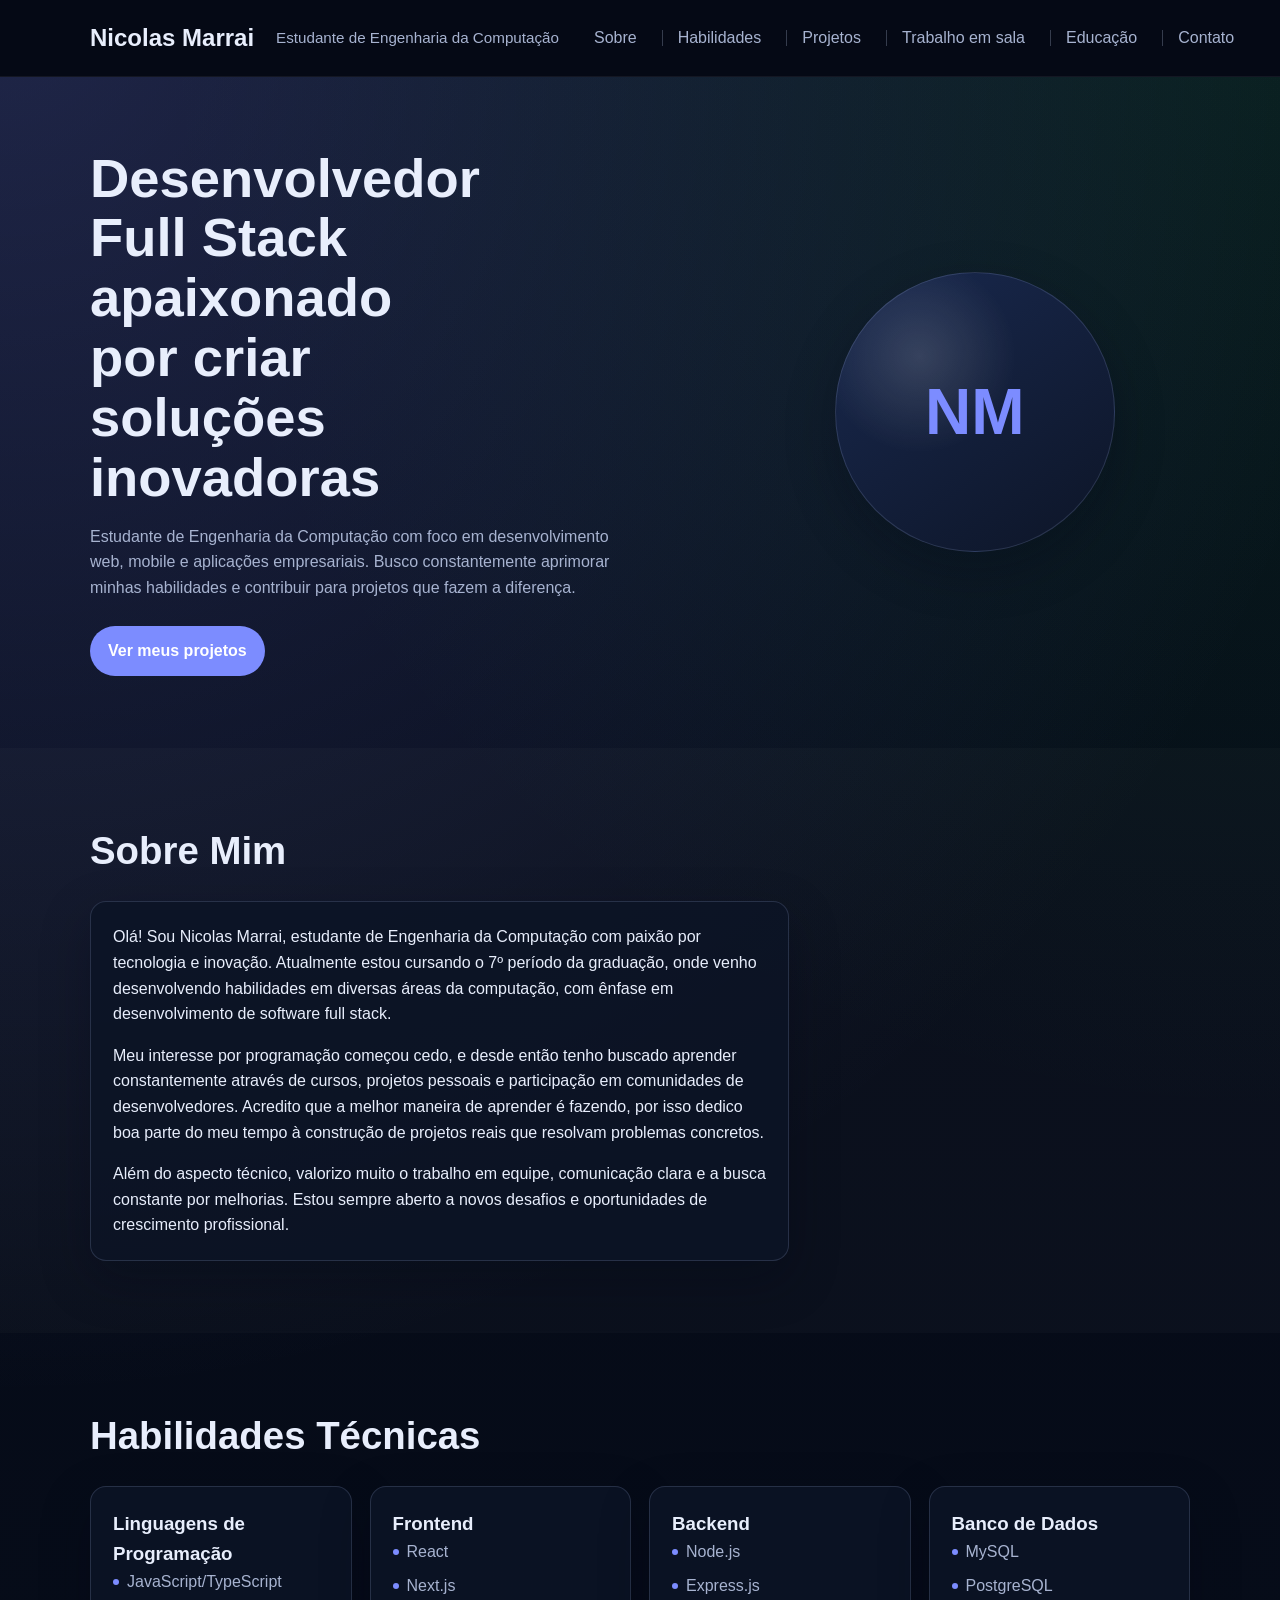
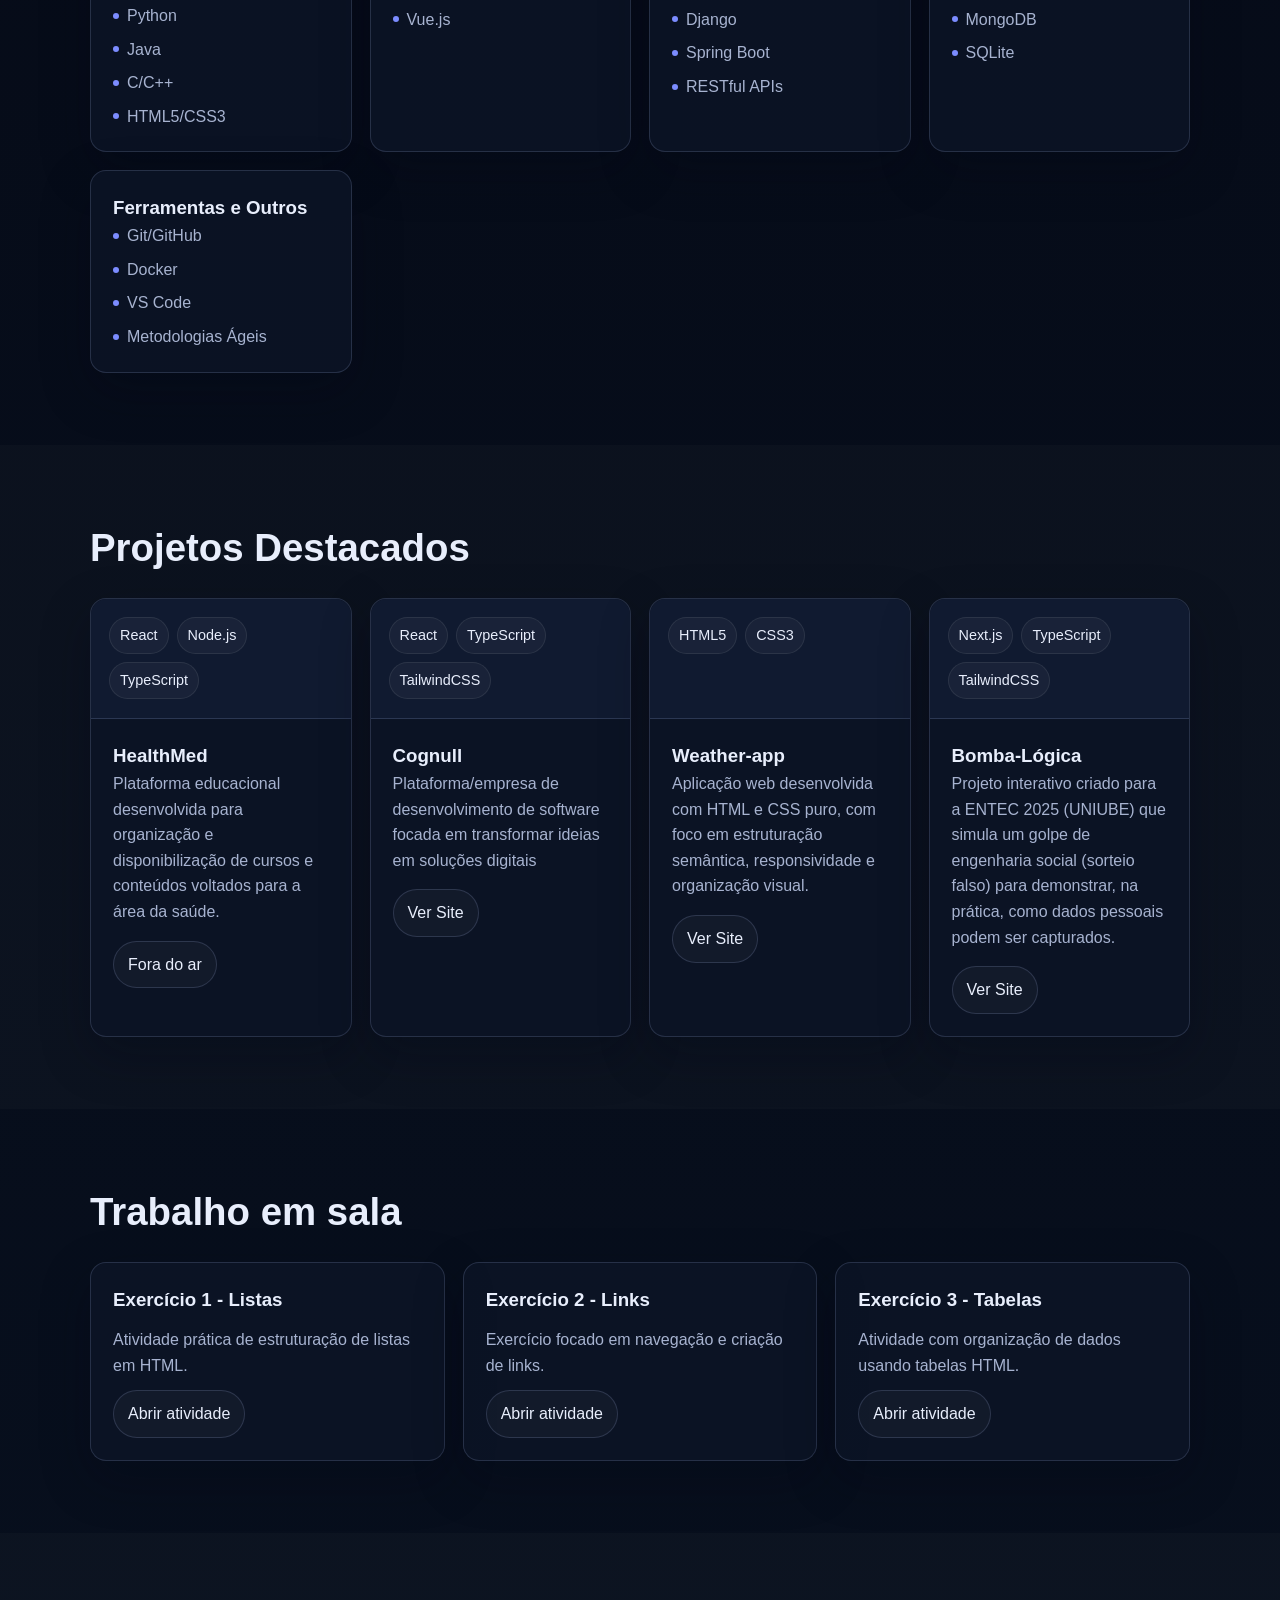
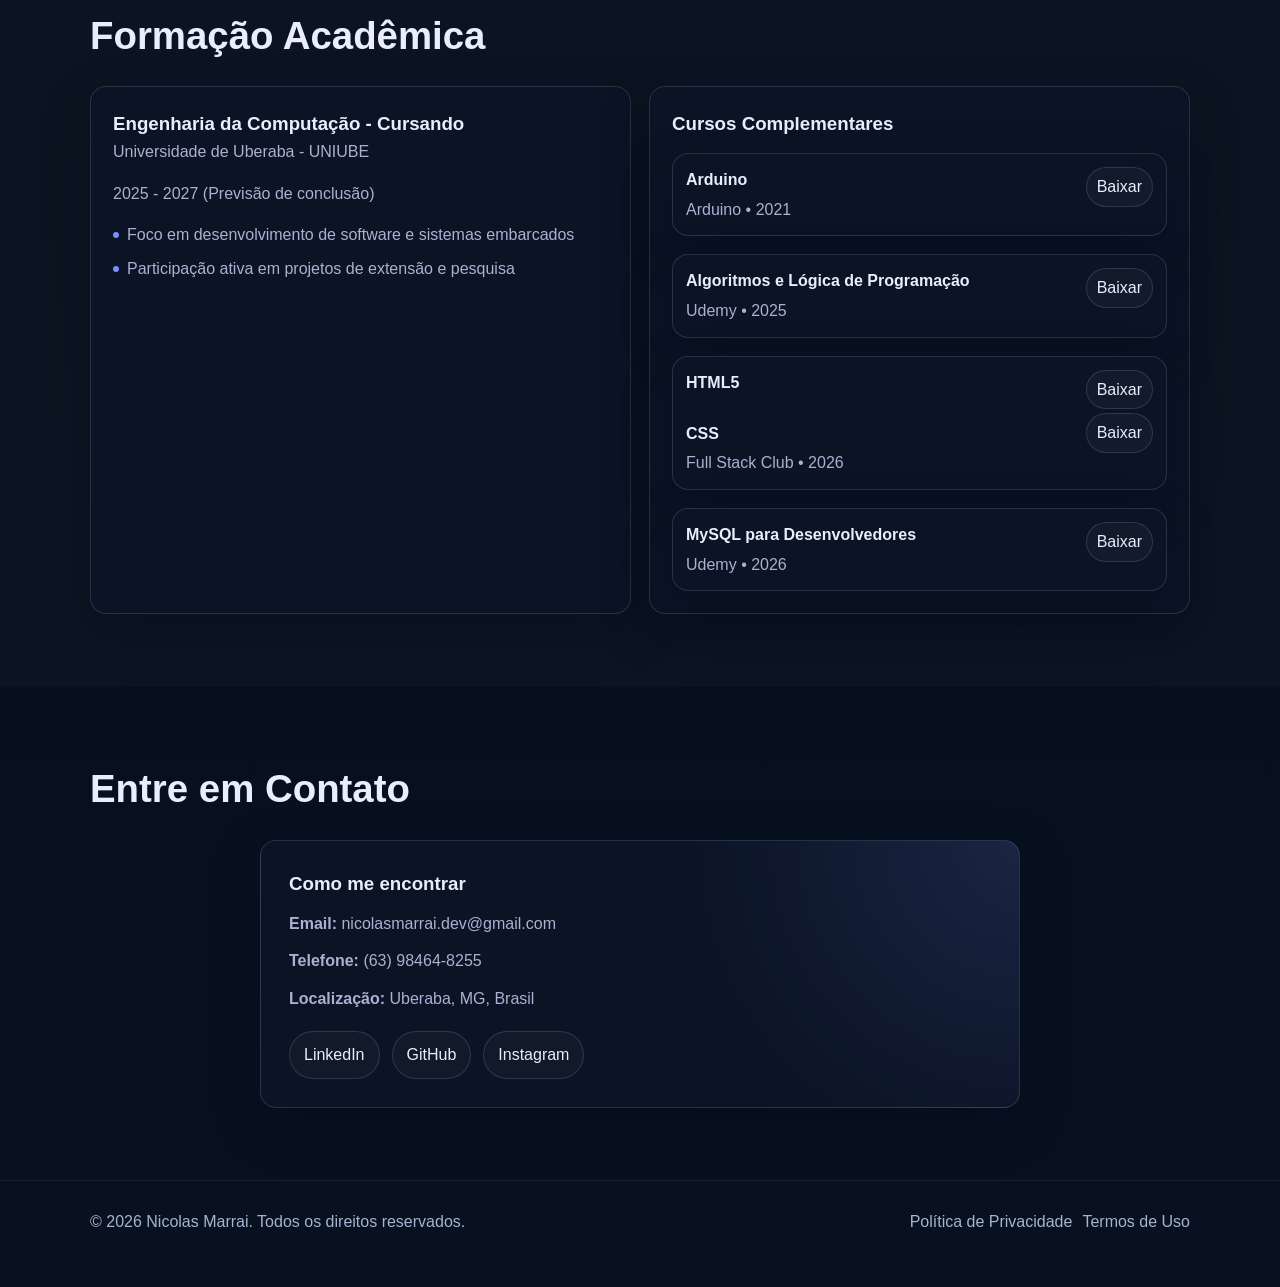
<file: index.html>
<!doctype html>
<html lang="pt-BR">
  <head>
    <meta charset="UTF-8" />
    <meta name="viewport" content="width=device-width, initial-scale=1.0" />
    <title>Nicolas Marrai - Desenvolvedor de Software</title>
    <link rel="stylesheet" href="style.css" />
  </head>
  <body>
    <!-- Header -->
    <header class="header">
      <div class="container">
        <div class="header-content">
          <h1>Nicolas Marrai</h1>
          <p class="title">Estudante de Engenharia da Computação</p>
          <nav class="nav">
            <ul>
              <li><a href="#sobre">Sobre</a></li>
              <li><a href="#habilidades">Habilidades</a></li>
              <li><a href="#projetos">Projetos</a></li>
              <li><a href="#trabalho-sala">Trabalho em sala</a></li>
              <li><a href="#educacao">Educação</a></li>
              <li><a href="#contato">Contato</a></li>
            </ul>
          </nav>
        </div>
      </div>
    </header>

    <!-- Hero Section -->
    <section class="hero">
      <div class="container">
        <div class="hero-content">
          <h2>
            Desenvolvedor Full Stack apaixonado por criar soluções inovadoras
          </h2>
          <p>
            Estudante de Engenharia da Computação com foco em desenvolvimento
            web, mobile e aplicações empresariais. Busco constantemente
            aprimorar minhas habilidades e contribuir para projetos que fazem a
            diferença.
          </p>
          <a href="#projetos" class="btn-primary">Ver meus projetos</a>
        </div>
        <div class="hero-image">
          <div
            class="avatar-placeholder"
            aria-label="Avatar com as iniciais NM"
          >
            <span>NM</span>
          </div>
        </div>
      </div>
    </section>

    <!-- Sobre -->
    <section id="sobre" class="section">
      <div class="container">
        <h2 class="section-title">Sobre Mim</h2>
        <div class="about-content">
          <div class="about-text">
            <p>
              Olá! Sou Nicolas Marrai, estudante de Engenharia da Computação com
              paixão por tecnologia e inovação. Atualmente estou cursando o 7º
              período da graduação, onde venho desenvolvendo habilidades em
              diversas áreas da computação, com ênfase em desenvolvimento de
              software full stack.
            </p>
            <p>
              Meu interesse por programação começou cedo, e desde então tenho
              buscado aprender constantemente através de cursos, projetos
              pessoais e participação em comunidades de desenvolvedores.
              Acredito que a melhor maneira de aprender é fazendo, por isso
              dedico boa parte do meu tempo à construção de projetos reais que
              resolvam problemas concretos.
            </p>
            <p>
              Além do aspecto técnico, valorizo muito o trabalho em equipe,
              comunicação clara e a busca constante por melhorias. Estou sempre
              aberto a novos desafios e oportunidades de crescimento
              profissional.
            </p>
          </div>
        </div>
      </div>
    </section>

    <!-- Habilidades -->
    <section id="habilidades" class="section">
      <div class="container">
        <h2 class="section-title">Habilidades Técnicas</h2>
        <div class="skills-grid">
          <div class="skill-category">
            <h3>Linguagens de Programação</h3>
            <ul class="skill-list">
              <li>JavaScript/TypeScript</li>
              <li>Python</li>
              <li>Java</li>
              <li>C/C++</li>
              <li>HTML5/CSS3</li>
            </ul>
          </div>
          <div class="skill-category">
            <h3>Frontend</h3>
            <ul class="skill-list">
              <li>React</li>
              <li>Next.js</li>
              <li>Vue.js</li>
            </ul>
          </div>
          <div class="skill-category">
            <h3>Backend</h3>
            <ul class="skill-list">
              <li>Node.js</li>
              <li>Express.js</li>
              <li>Django</li>
              <li>Spring Boot</li>
              <li>RESTful APIs</li>
            </ul>
          </div>
          <div class="skill-category">
            <h3>Banco de Dados</h3>
            <ul class="skill-list">
              <li>MySQL</li>
              <li>PostgreSQL</li>
              <li>MongoDB</li>
              <li>SQLite</li>
            </ul>
          </div>
          <div class="skill-category">
            <h3>Ferramentas e Outros</h3>
            <ul class="skill-list">
              <li>Git/GitHub</li>
              <li>Docker</li>
              <li>VS Code</li>
              <li>Metodologias Ágeis</li>
            </ul>
          </div>
        </div>
      </div>
    </section>

    <!-- Projetos -->
    <section id="projetos" class="section">
      <div class="container">
        <h2 class="section-title">Projetos Destacados</h2>
        <div class="projects-grid">
          <!-- Projeto 1 -->
          <div class="project-card">
            <div class="project-image">
              <div class="project-tech">
                <span>React</span>
                <span>Node.js</span>
                <span>TypeScript</span>
              </div>
            </div>
            <div class="project-content">
              <h3>HealthMed</h3>
              <p>
                Plataforma educacional desenvolvida para organização e
                disponibilização de cursos e conteúdos voltados para a área da
                saúde.
              </p>
              <div class="project-links">
                <a href="" class="btn-link">Fora do ar</a>
              </div>
            </div>
          </div>

          <!-- Projeto 2 -->
          <div class="project-card">
            <div class="project-image">
              <div class="project-tech">
                <span>React</span>
                <span>TypeScript</span>
                <span>TailwindCSS</span>
              </div>
            </div>
            <div class="project-content">
              <h3>Cognull</h3>
              <p>
                Plataforma/empresa de desenvolvimento de software focada em
                transformar ideias em soluções digitais
              </p>
              <div class="project-links">
                <a
                  href="https://cognull.vercel.app/"
                  target="_blank"
                  class="btn-link"
                  >Ver Site</a
                >
              </div>
            </div>
          </div>

          <!-- Projeto 3 -->
          <div class="project-card">
            <div class="project-image">
              <div class="project-tech">
                <span>HTML5</span>
                <span>CSS3</span>
              </div>
            </div>
            <div class="project-content">
              <h3>Weather-app</h3>
              <p>
                Aplicação web desenvolvida com HTML e CSS puro, com foco em
                estruturação semântica, responsividade e organização visual.
              </p>
              <div class="project-links">
                <a
                  href="https://nicolasmarrai.github.io/weather-app/"
                  target="_blank"
                  class="btn-link"
                  >Ver Site</a
                >
              </div>
            </div>
          </div>

          <!-- Projeto 4 -->
          <div class="project-card">
            <div class="project-image">
              <div class="project-tech">
                <span>Next.js</span>
                <span>TypeScript</span>
                <span>TailwindCSS</span>
              </div>
            </div>
            <div class="project-content">
              <h3>Bomba-Lógica</h3>
              <p>
                Projeto interativo criado para a ENTEC 2025 (UNIUBE) que simula
                um golpe de engenharia social (sorteio falso) para demonstrar,
                na prática, como dados pessoais podem ser capturados.
              </p>
              <div class="project-links">
                <a
                  href="https://bomba-logica-next.vercel.app/"
                  target="_blank"
                  class="btn-link"
                  >Ver Site</a
                >
              </div>
            </div>
          </div>
        </div>
      </div>
    </section>

    <!-- Trabalho em sala -->
    <section id="trabalho-sala" class="section">
      <div class="container">
        <h2 class="section-title">Trabalho em sala</h2>
        <div class="classroom-grid">
          <article class="classroom-card">
            <h3>Exercício 1 - Listas</h3>
            <p>Atividade prática de estruturação de listas em HTML.</p>
            <a
              href="Exercício 1 Listas/exercício 1 listas.html"
              target="_blank"
              rel="noopener noreferrer"
              class="btn-link"
              >Abrir atividade</a
            >
          </article>

          <article class="classroom-card">
            <h3>Exercício 2 - Links</h3>
            <p>Exercício focado em navegação e criação de links.</p>
            <a
              href="Exercício 2 Links/index.html"
              target="_blank"
              rel="noopener noreferrer"
              class="btn-link"
              >Abrir atividade</a
            >
          </article>

          <article class="classroom-card">
            <h3>Exercício 3 - Tabelas</h3>
            <p>Atividade com organização de dados usando tabelas HTML.</p>
            <a
              href="Exercício 3 Tabelas/tabelas.html"
              target="_blank"
              rel="noopener noreferrer"
              class="btn-link"
              >Abrir atividade</a
            >
          </article>
        </div>
      </div>
    </section>

    <!-- Educação -->
    <section id="educacao" class="section">
      <div class="container">
        <h2 class="section-title">Formação Acadêmica</h2>
        <div class="education-content">
          <div class="education-item">
            <h3>Engenharia da Computação - Cursando</h3>
            <p class="institution">Universidade de Uberaba - UNIUBE</p>
            <p class="period">2025 - 2027 (Previsão de conclusão)</p>
            <ul>
              <li>Foco em desenvolvimento de software e sistemas embarcados</li>
              <li>Participação ativa em projetos de extensão e pesquisa</li>
            </ul>
          </div>

          <div class="education-item">
            <h3>Cursos Complementares</h3>
            <div class="courses">
              <div class="course">
                <div class="course-header">
                  <div class="course-info">
                    <h4>Arduino</h4>
                    <p>Arduino • 2021</p>
                  </div>
                  <a
                    href="certificacoes/Certificado – Curso de Arduino – Nicolas Marrai.pdf"
                    download="Curso de Arduino"
                    type="application/pdf"
                    class="btn-link course-download"
                    >Baixar</a
                  >
                </div>
              </div>
              <div class="course">
                <div class="course-header">
                  <div class="course-info">
                    <h4>Algoritmos e Lógica de Programação</h4>
                    <p>Udemy • 2025</p>
                  </div>
                  <a
                    href="certificacoes/Certificado - Algoritmos e Lógica de Programação.pdf"
                    download="Algoritmos e Lógica de Programação"
                    type="application/pdf"
                    class="btn-link course-download"
                    >Baixar</a
                  >
                </div>
              </div>
              <div class="course">
                <div class="course-header">
                  <div class="course-info">
                    <h4>HTML5</h4>
                    <br />
                    <h4>CSS</h4>
                    <p>Full Stack Club • 2026</p>
                  </div>
                  <div class="course-download-group">
                    <a
                      href="certificacoes/Certificado - HTML.pdf"
                      download="HTML5"
                      type="application/pdf"
                      class="btn-link course-download"
                      >Baixar</a
                    >
                    <a
                      href="certificacoes/Certificado - CSS.pdf"
                      download="CSS3"
                      type="application/pdf"
                      class="btn-link course-download"
                      >Baixar</a
                    >
                  </div>
                </div>
              </div>
              <div class="course">
                <div class="course-header">
                  <div class="course-info">
                    <h4>MySQL para Desenvolvedores</h4>
                    <p>Udemy • 2026</p>
                  </div>
                  <a
                    href="certificacoes/Certificado - MySQL para Desenvolvedores - Básico ao Avançado.pdf"
                    download="MySQL para Desenvolvedores"
                    type="application/pdf"
                    class="btn-link course-download"
                    >Baixar</a
                  >
                </div>
              </div>
            </div>
          </div>
        </div>
      </div>
    </section>

    <!-- Contato -->
    <section id="contato" class="section">
      <div class="container">
        <h2 class="section-title">Entre em Contato</h2>
        <div class="contact-content">
          <div class="contact-info">
            <h3>Como me encontrar</h3>
            <p><strong>Email:</strong> nicolasmarrai.dev@gmail.com</p>
            <p><strong>Telefone:</strong> (63) 98464-8255</p>
            <p><strong>Localização:</strong> Uberaba, MG, Brasil</p>
            <div class="social-links">
              <a
                href="https://www.linkedin.com/in/nicolas-marrai-dev/"
                target="_blank"
                class="social-link"
                >LinkedIn</a
              >
              <a
                href="https://github.com/NicolasMarrai"
                target="_blank"
                class="social-link"
                >GitHub</a
              >
              <a
                href="https://www.instagram.com/nicolas_marrai/"
                target="_blank"
                class="social-link"
                >Instagram</a
              >
            </div>
          </div>
        </div>
      </div>
    </section>

    <!-- Footer -->
    <footer class="footer">
      <div class="container">
        <div class="footer-content">
          <p>&copy; 2026 Nicolas Marrai. Todos os direitos reservados.</p>
          <div class="footer-links">
            <a href="#">Política de Privacidade</a>
            <a href="#">Termos de Uso</a>
          </div>
        </div>
      </div>
    </footer>
  </body>
</html>
</file>
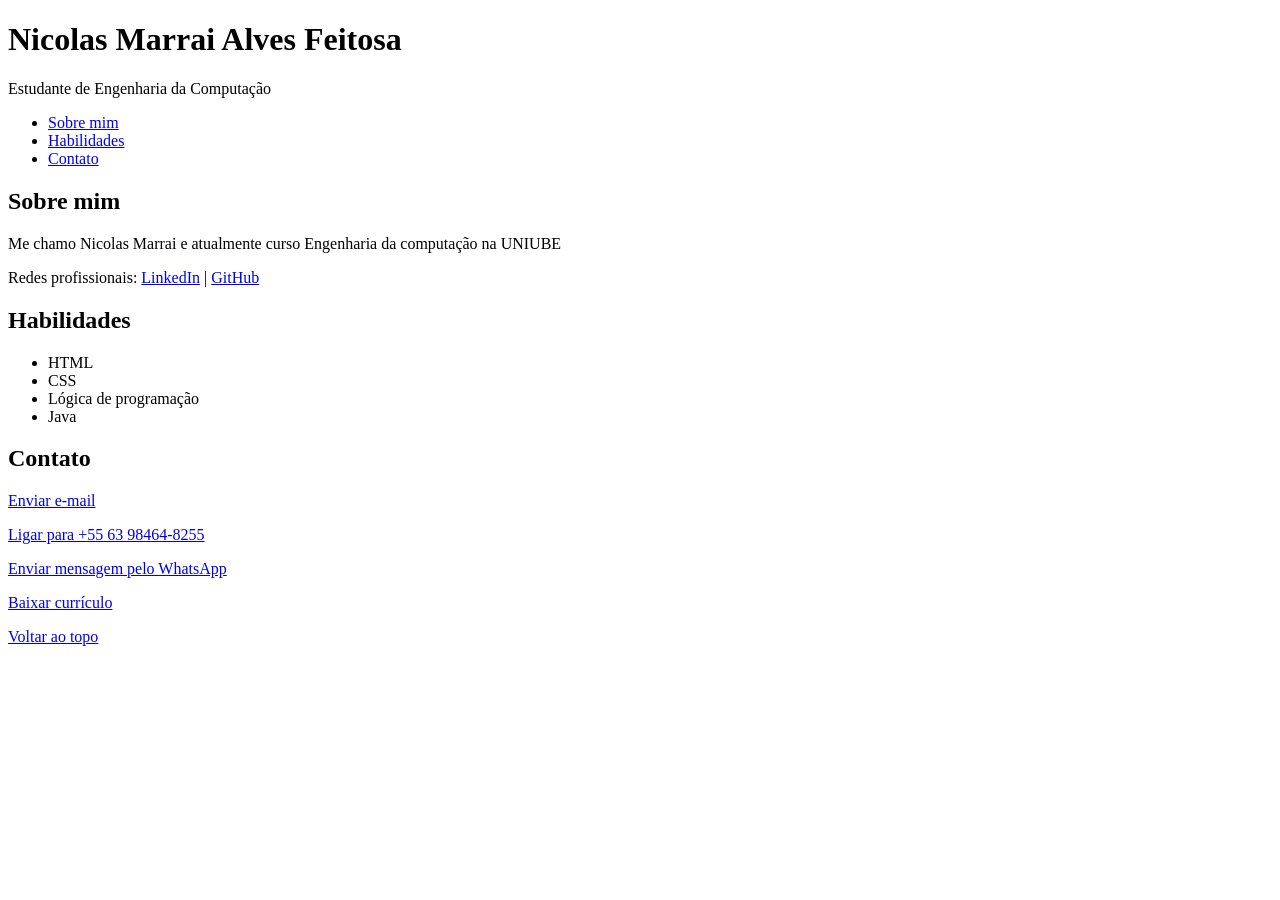
<file: Exercício 2 Links/index.html>
<!doctype html>
<html lang="pt-br">
  <head>
    <meta charset="UTF-8" />
    <meta name="viewport" content="width=device-width, initial-scale=1.0" />
    <title>Currículo</title>
  </head>
  <body>
    <header id="topo">
      <h1>Nicolas Marrai Alves Feitosa</h1>
      <p>Estudante de Engenharia da Computação</p>

      <nav>
        <ul>
          <li><a href="#sobre-mim">Sobre mim</a></li>
          <li><a href="#habilidades">Habilidades</a></li>
          <li><a href="#contato">Contato</a></li>
        </ul>
      </nav>
    </header>

    <main>
      <div>
        <h2 id="sobre-mim">Sobre mim</h2>
        <p>
          Me chamo Nicolas Marrai e atualmente curso Engenharia da computação na
          UNIUBE
        </p>
        <p>
          Redes profissionais:
          <a
            href="https://www.linkedin.com/in/nicolas-marrai-dev/"
            target="_blank"
            >LinkedIn</a
          >
          |
          <a href="https://github.com/NicolasMarrai" target="_blank">GitHub</a>
        </p>
      </div>

      <div>
        <h2 id="habilidades">Habilidades</h2>
        <ul>
          <li>HTML</li>
          <li>CSS</li>
          <li>Lógica de programação</li>
          <li>Java</li>
        </ul>
      </div>
    </main>

    <footer>
      <h2 id="contato">Contato</h2>
      <p><a href="mailto:nicolasmarrai.dev@gmail.com">Enviar e-mail</a></p>
      <p><a href="tel:+5563984648255">Ligar para +55 63 98464-8255</a></p>
      <p>
        <a href="https://wa.me/5563984648255" target="_blank"
          >Enviar mensagem pelo WhatsApp</a
        >
      </p>
      <p>
        <a href="Curriculo Nicolas.pdf" target="_blank">Baixar currículo</a>
      </p>
      <p><a href="#topo">Voltar ao topo</a></p>
    </footer>
  </body>
</html>
</file>
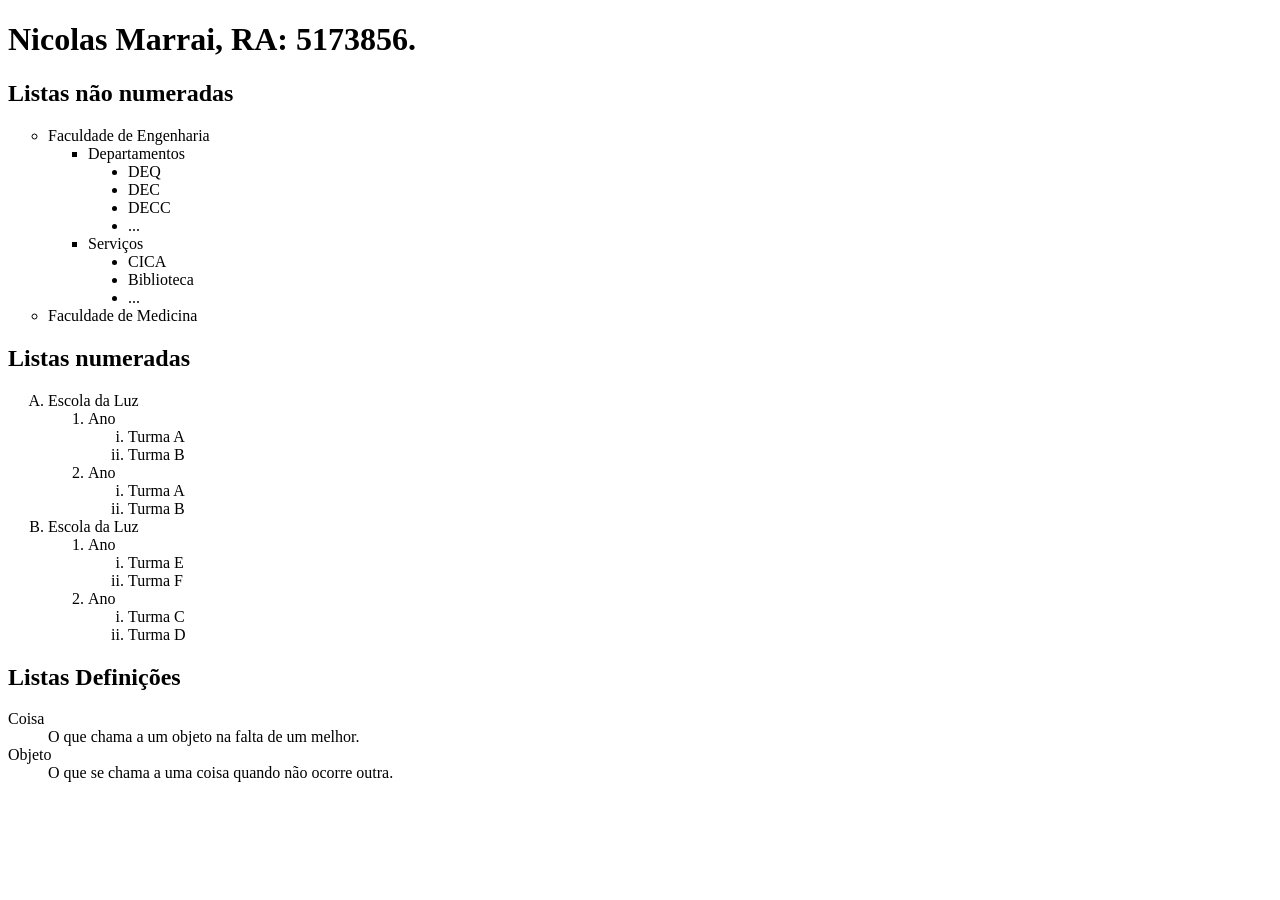
<file: Exercício 1 Listas/exercício 1 listas.html>
<!DOCTYPE html>
<html lang="pt-br">
<head>
    <meta charset="UTF-8">
    <meta name="viewport" content="width=device-width, initial-scale=1.0">
    <title>Nicolas</title>
</head>
<body>
    <h1>Nicolas Marrai, RA: 5173856.</h1>

    <H2>Listas não numeradas</H2>
    <ul type="circle">
        <li>Faculdade de Engenharia</li>
        <ul type="square">
            <li>Departamentos</li>
            <ul type="disc">
                <li>DEQ</li>
                <li>DEC</li>
                <li>DECC</li>
                <li>...</li>
            </ul>
            <li>Serviços</li>
            <ul type="disc">
                <li>CICA</li>
                <li>Biblioteca</li>
                <li>...</li>
            </ul>
        </ul>
        <li>Faculdade de Medicina</li>
    </ul>

    <h2>Listas numeradas</h2>
    <ol type="A">
        <li>Escola da Luz</li>
        <ol type="1">
            <li>Ano</li>
            <ol type="i">
                <li>Turma A</li>
                <li>Turma B</li>
            </ol>
            <li>Ano</li>
            <ol type="i">
                <li>Turma A</li>
                <li>Turma B</li>
            </ol>
        </ol>
        <li>Escola da Luz</li>
        <ol type="1">
            <li>Ano</li>
            <ol type="i">
                <li>Turma E</li>
                <li>Turma F</li>
            </ol>
            <li>Ano</li>
            <ol type="i">
                <li>Turma C</li>
                <li>Turma D</li>
            </ol>
        </ol>
    </ol>

    <h2>Listas Definições</h2>
    <dt>Coisa</dt>
    <dd>O que chama a um objeto na falta de um melhor.</dd>
    <dt>Objeto</dt>
    <dd>O que se chama a uma coisa quando não ocorre outra.</dd>
</body>
</html>
</file>
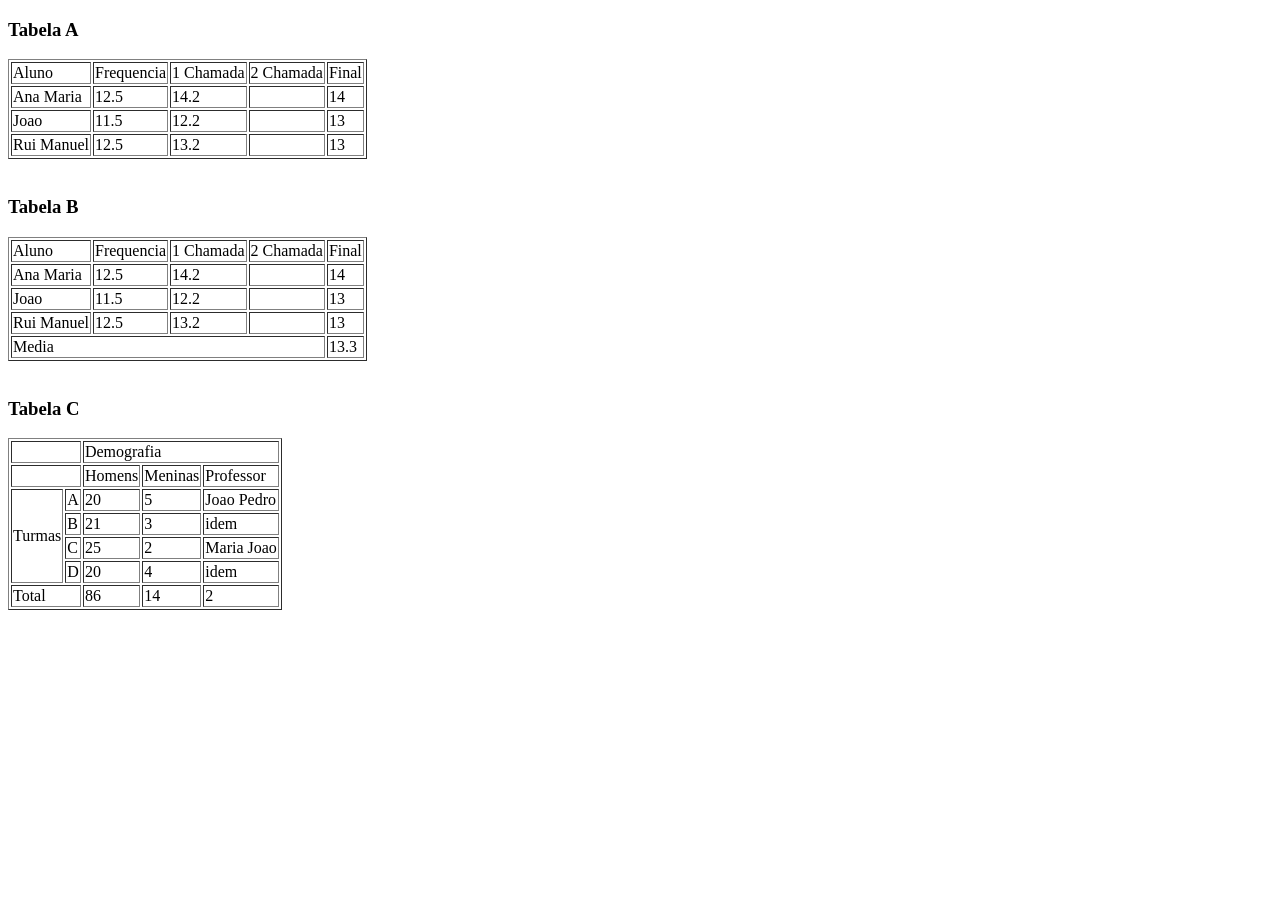
<file: Exercício 3 Tabelas/tabelas.html>
<!doctype html>
<html lang="pt-br">
  <head>
    <meta charset="UTF-8" />
    <meta name="viewport" content="width=device-width, initial-scale=1.0" />
    <title>Tabelas</title>
  </head>
  <body>
    <h3>Tabela A</h3>
    <table border="1">
      <tr>
        <td>Aluno</td>
        <td>Frequencia</td>
        <td>1 Chamada</td>
        <td>2 Chamada</td>
        <td>Final</td>
      </tr>
      <tr>
        <td>Ana Maria</td>
        <td>12.5</td>
        <td>14.2</td>
        <td></td>
        <td>14</td>
      </tr>
      <tr>
        <td>Joao</td>
        <td>11.5</td>
        <td>12.2</td>
        <td></td>
        <td>13</td>
      </tr>
      <tr>
        <td>Rui Manuel</td>
        <td>12.5</td>
        <td>13.2</td>
        <td></td>
        <td>13</td>
      </tr>
    </table>

    <br />

    <h3>Tabela B</h3>
    <table border="1">
      <tr>
        <td>Aluno</td>
        <td>Frequencia</td>
        <td>1 Chamada</td>
        <td>2 Chamada</td>
        <td>Final</td>
      </tr>
      <tr>
        <td>Ana Maria</td>
        <td>12.5</td>
        <td>14.2</td>
        <td></td>
        <td>14</td>
      </tr>
      <tr>
        <td>Joao</td>
        <td>11.5</td>
        <td>12.2</td>
        <td></td>
        <td>13</td>
      </tr>
      <tr>
        <td>Rui Manuel</td>
        <td>12.5</td>
        <td>13.2</td>
        <td></td>
        <td>13</td>
      </tr>
      <tr>
        <td colspan="4">Media</td>
        <td>13.3</td>
      </tr>
    </table>

    <br />

    <h3>Tabela C</h3>
    <table border="1">
      <tr>
        <td colspan="2"></td>
        <td colspan="3">Demografia</td>
      </tr>
      <tr>
        <td colspan="2"></td>
        <td>Homens</td>
        <td>Meninas</td>
        <td>Professor</td>
      </tr>
      <tr>
        <td rowspan="4">Turmas</td>
        <td>A</td>
        <td>20</td>
        <td>5</td>
        <td>Joao Pedro</td>
      </tr>
      <tr>
        <td>B</td>
        <td>21</td>
        <td>3</td>
        <td>idem</td>
      </tr>
      <tr>
        <td>C</td>
        <td>25</td>
        <td>2</td>
        <td>Maria Joao</td>
      </tr>
      <tr>
        <td>D</td>
        <td>20</td>
        <td>4</td>
        <td>idem</td>
      </tr>
      <tr>
        <td colspan="2">Total</td>
        <td>86</td>
        <td>14</td>
        <td>2</td>
      </tr>
    </table>
  </body>
</html>
</file>
<file: style.css>
* {
  box-sizing: border-box;
}

:root {
  --bg: #081120;
  --surface: rgba(12, 20, 38, 0.86);
  --surface-alt: rgba(18, 28, 50, 0.92);
  --text: #e8eefc;
  --muted: #a7b3d0;
  --primary: #7c8cff;
  --primary-dark: #5c6cf2;
  --border: rgba(166, 183, 230, 0.18);
  --shadow: 0 18px 50px rgba(2, 8, 23, 0.28);
  --radius: 16px;
  --container: 1100px;
}

html {
  scroll-behavior: smooth;
}

body {
  margin: 0;
  font-family: Arial, Helvetica, sans-serif;
  color: var(--text);
  background:
    radial-gradient(
      circle at top left,
      rgba(124, 140, 255, 0.22),
      transparent 30%
    ),
    radial-gradient(
      circle at top right,
      rgba(34, 197, 94, 0.12),
      transparent 24%
    ),
    linear-gradient(180deg, #050915 0%, var(--bg) 100%);
  line-height: 1.6;
}

a {
  color: inherit;
  text-decoration: none;
}

ul {
  margin: 0;
  padding: 0;
  list-style: none;
}

p {
  margin-top: 0;
}

img,
svg {
  display: block;
  max-width: 100%;
}

.container {
  width: min(100% - 32px, var(--container));
  margin: 0 auto;
}

.header {
  background: #050915;
  border-bottom: 1px solid rgba(255, 255, 255, 0.06);
  position: sticky;
  top: 0;
  z-index: 20;
}

.header-content {
  display: flex;
  align-items: center;
  justify-content: space-between;
  gap: 22px;
  padding: 16px 0;
}

.header h1,
.section-title,
.hero-content h2,
.project-content h3,
.skill-category h3,
.education-item h3,
.contact-info h3,
.course h4 {
  margin: 0;
}

.header h1 {
  font-size: 1.5rem;
  white-space: nowrap;
}

.title {
  margin: 0;
  color: var(--muted);
  font-size: 0.95rem;
  white-space: nowrap;
}

.nav ul {
  display: flex;
  flex-wrap: nowrap;
  gap: 12px;
}

.nav li {
  display: flex;
  align-items: center;
}

.nav li + li::before {
  content: "";
  width: 1px;
  height: 16px;
  margin-right: 2px;
  background: rgba(167, 179, 208, 0.3);
}

.nav a,
.btn-link,
.social-link {
  display: inline-flex;
  align-items: center;
  justify-content: center;
  padding: 10px 14px;
  border-radius: 999px;
  border: 1px solid transparent;
  transition: 0.2s ease;
}

.nav a {
  color: var(--muted);
  padding: 8px 12px;
  white-space: nowrap;
}

.nav a:hover,
.nav a:focus-visible {
  color: var(--text);
  border-color: var(--border);
  background: rgba(255, 255, 255, 0.04);
  outline: none;
}

.hero,
.section {
  padding: 72px 0;
}

.hero .container,
.about-content,
.contact-content {
  display: grid;
  gap: 24px;
}

.hero .container {
  grid-template-columns: minmax(0, 1.2fr) minmax(240px, 0.8fr);
  align-items: center;
}

.hero-content h2 {
  font-size: clamp(2rem, 5vw, 3.4rem);
  line-height: 1.1;
  max-width: 12ch;
  margin-bottom: 16px;
}

.hero-content p,
.project-content p,
.education-item p,
.contact-info p,
.course p,
.skill-list li,
.education-item li,
.stat p {
  color: var(--muted);
}

.hero-content p {
  max-width: 60ch;
}

.btn-primary {
  display: inline-flex;
  align-items: center;
  justify-content: center;
  margin-top: 10px;
  padding: 12px 18px;
  border-radius: 999px;
  background: var(--primary);
  color: #fff;
  font-weight: 700;
  transition: 0.2s ease;
}

.btn-primary:hover,
.btn-primary:focus-visible {
  background: var(--primary-dark);
  outline: none;
}

.hero-image {
  display: flex;
  justify-content: center;
}

.avatar-placeholder {
  display: grid;
  place-items: center;
  width: min(100%, 280px);
  aspect-ratio: 1;
  border-radius: 50%;
  background:
    radial-gradient(
      circle at 30% 30%,
      rgba(255, 255, 255, 0.14),
      transparent 35%
    ),
    linear-gradient(145deg, #19294f 0%, #0d1527 100%);
  border: 1px solid var(--border);
  box-shadow: var(--shadow);
}

.avatar-placeholder span {
  font-size: clamp(2.5rem, 8vw, 4rem);
  font-weight: 700;
  color: var(--primary);
}

.section:nth-of-type(even) {
  background: rgba(255, 255, 255, 0.02);
}

.section-title {
  font-size: clamp(1.7rem, 3vw, 2.4rem);
  margin-bottom: 20px;
}

.about-content {
  grid-template-columns: minmax(0, 1.3fr) minmax(240px, 0.7fr);
  align-items: start;
}

.about-text,
.skill-category,
.project-card,
.education-item,
.contact-info,
.stat,
.course {
  background: var(--surface);
  border: 1px solid var(--border);
  border-radius: var(--radius);
  box-shadow: var(--shadow);
}

.about-text,
.contact-info,
.skill-category,
.education-item,
.project-content,
.stat,
.course {
  padding: 22px;
}

.about-text p:last-child {
  margin-bottom: 0;
}

.about-stats {
  display: grid;
  gap: 14px;
}

.stat h3 {
  font-size: 1.8rem;
  margin-bottom: 6px;
}

.skills-grid,
.projects-grid,
.courses,
.education-content,
.contact-content {
  display: grid;
  gap: 18px;
}

.skills-grid {
  grid-template-columns: repeat(auto-fit, minmax(220px, 1fr));
}

.skill-list,
.education-item ul {
  display: grid;
  gap: 8px;
}

.skill-list li,
.education-item li {
  position: relative;
  padding-left: 14px;
}

.skill-list li::before,
.education-item li::before {
  content: "";
  position: absolute;
  left: 0;
  top: 0.8em;
  width: 6px;
  height: 6px;
  border-radius: 50%;
  background: var(--primary);
  transform: translateY(-50%);
}

.projects-grid {
  grid-template-columns: repeat(auto-fit, minmax(250px, 1fr));
}

.classroom-grid {
  display: grid;
  grid-template-columns: repeat(auto-fit, minmax(240px, 1fr));
  gap: 18px;
}

.classroom-card {
  display: grid;
  align-content: start;
  gap: 12px;
  padding: 22px;
  background: var(--surface);
  border: 1px solid var(--border);
  border-radius: var(--radius);
  box-shadow: var(--shadow);
}

.classroom-card h3 {
  margin: 0;
}

.classroom-card p {
  margin: 0;
  color: var(--muted);
}

.classroom-card .btn-link {
  justify-self: start;
}

.project-image {
  min-height: 120px;
  padding: 18px;
  border-radius: var(--radius) var(--radius) 0 0;
  background: var(--surface-alt);
  border-bottom: 1px solid var(--border);
}

.project-tech {
  display: flex;
  flex-wrap: wrap;
  gap: 8px;
}

.project-tech span {
  padding: 6px 10px;
  border-radius: 999px;
  background: rgba(255, 255, 255, 0.04);
  border: 1px solid rgba(255, 255, 255, 0.08);
  font-size: 0.9rem;
}

.project-links,
.social-links,
.footer-links {
  display: flex;
  flex-wrap: wrap;
  gap: 10px;
}

.btn-link,
.social-link {
  border-color: var(--border);
  color: var(--text);
  background: rgba(255, 255, 255, 0.03);
}

.btn-link:hover,
.btn-link:focus-visible,
.social-link:hover,
.social-link:focus-visible {
  border-color: var(--primary);
  color: #fff;
  background: rgba(124, 140, 255, 0.16);
  outline: none;
}

.education-content,
.contact-content {
  grid-template-columns: repeat(auto-fit, minmax(280px, 1fr));
}

.contact-content {
  grid-template-columns: minmax(280px, 760px);
  justify-content: center;
}

.courses {
  margin-top: 14px;
}

.course {
  padding: 13px;
}

.course-header {
  display: flex;
  align-items: flex-start;
  justify-content: space-between;
  gap: 8px;
}

.course-info p {
  margin: 4px 0 0;
}

.course-download {
  padding: 6px 10px;
}

.course-download-group {
  display: flex;
  flex-direction: column;
  align-items: flex-end;
  gap: 4px;
}

.contact-info {
  height: 100%;
  display: grid;
  align-content: start;
  gap: 12px;
  padding: 28px;
  background:
    radial-gradient(
      circle at top right,
      rgba(124, 140, 255, 0.14),
      transparent 42%
    ),
    var(--surface);
}

.contact-info p {
  margin: 0;
}

.contact-info .social-links {
  margin-top: 8px;
  gap: 12px;
}

.footer {
  padding: 28px 0 36px;
  border-top: 1px solid rgba(255, 255, 255, 0.06);
}

.footer-content {
  display: flex;
  flex-wrap: wrap;
  justify-content: space-between;
  gap: 12px;
  color: var(--muted);
}

.footer-links a:hover,
.footer-links a:focus-visible {
  color: var(--primary);
  outline: none;
}

@media (max-width: 900px) {
  .header-content,
  .hero .container,
  .about-content,
  .footer-content {
    grid-template-columns: 1fr;
  }

  .header-content,
  .footer-content {
    display: grid;
  }

  .nav ul {
    justify-content: flex-start;
  }

  .hero-image {
    order: -1;
  }

  .hero-content h2 {
    max-width: none;
  }
}

@media (max-width: 640px) {
  .hero,
  .section {
    padding: 56px 0;
  }

  .about-text,
  .skill-category,
  .project-content,
  .education-item,
  .contact-info,
  .stat,
  .course,
  .classroom-card {
    padding: 18px;
  }

  .btn-primary,
  .btn-link,
  .social-link,
  .nav a {
    width: 100%;
  }

  .course-header .course-download {
    width: auto;
  }

  .hero-content h2 {
    font-size: 2rem;
  }
}
</file>
